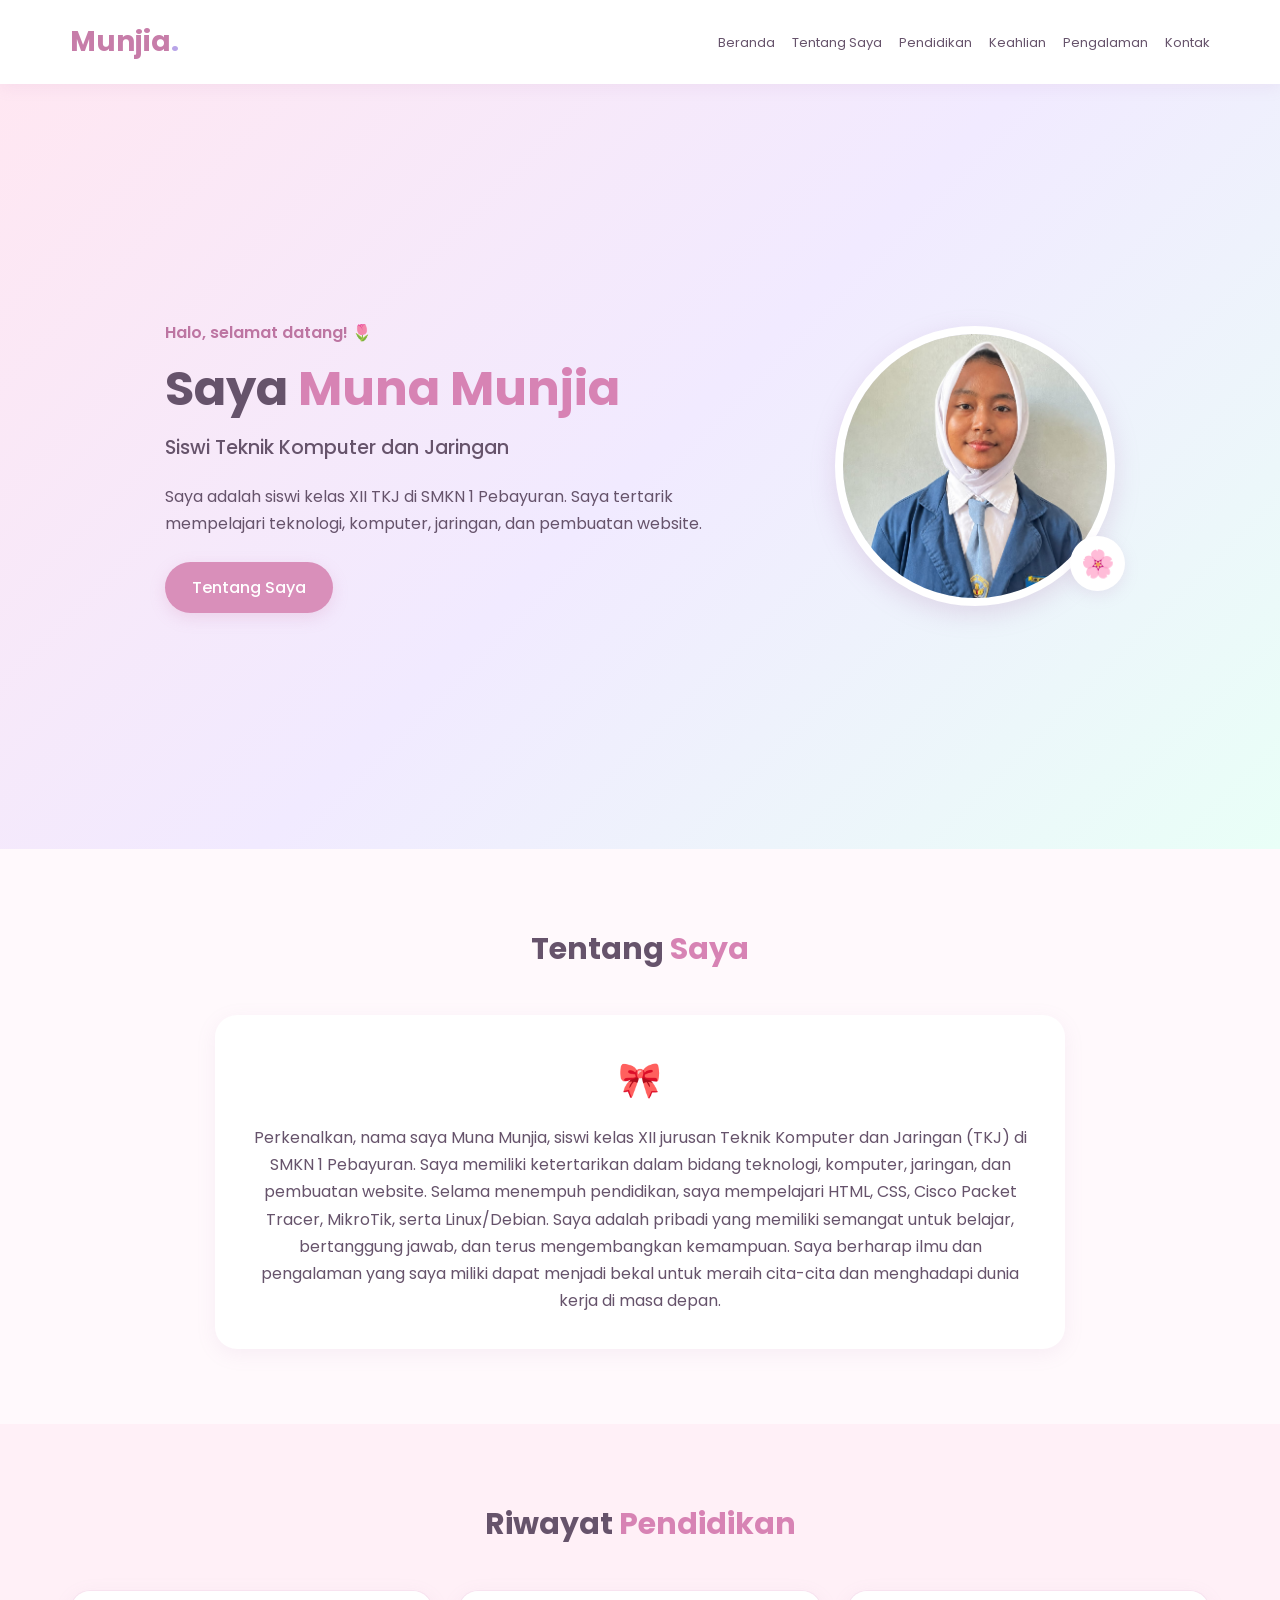
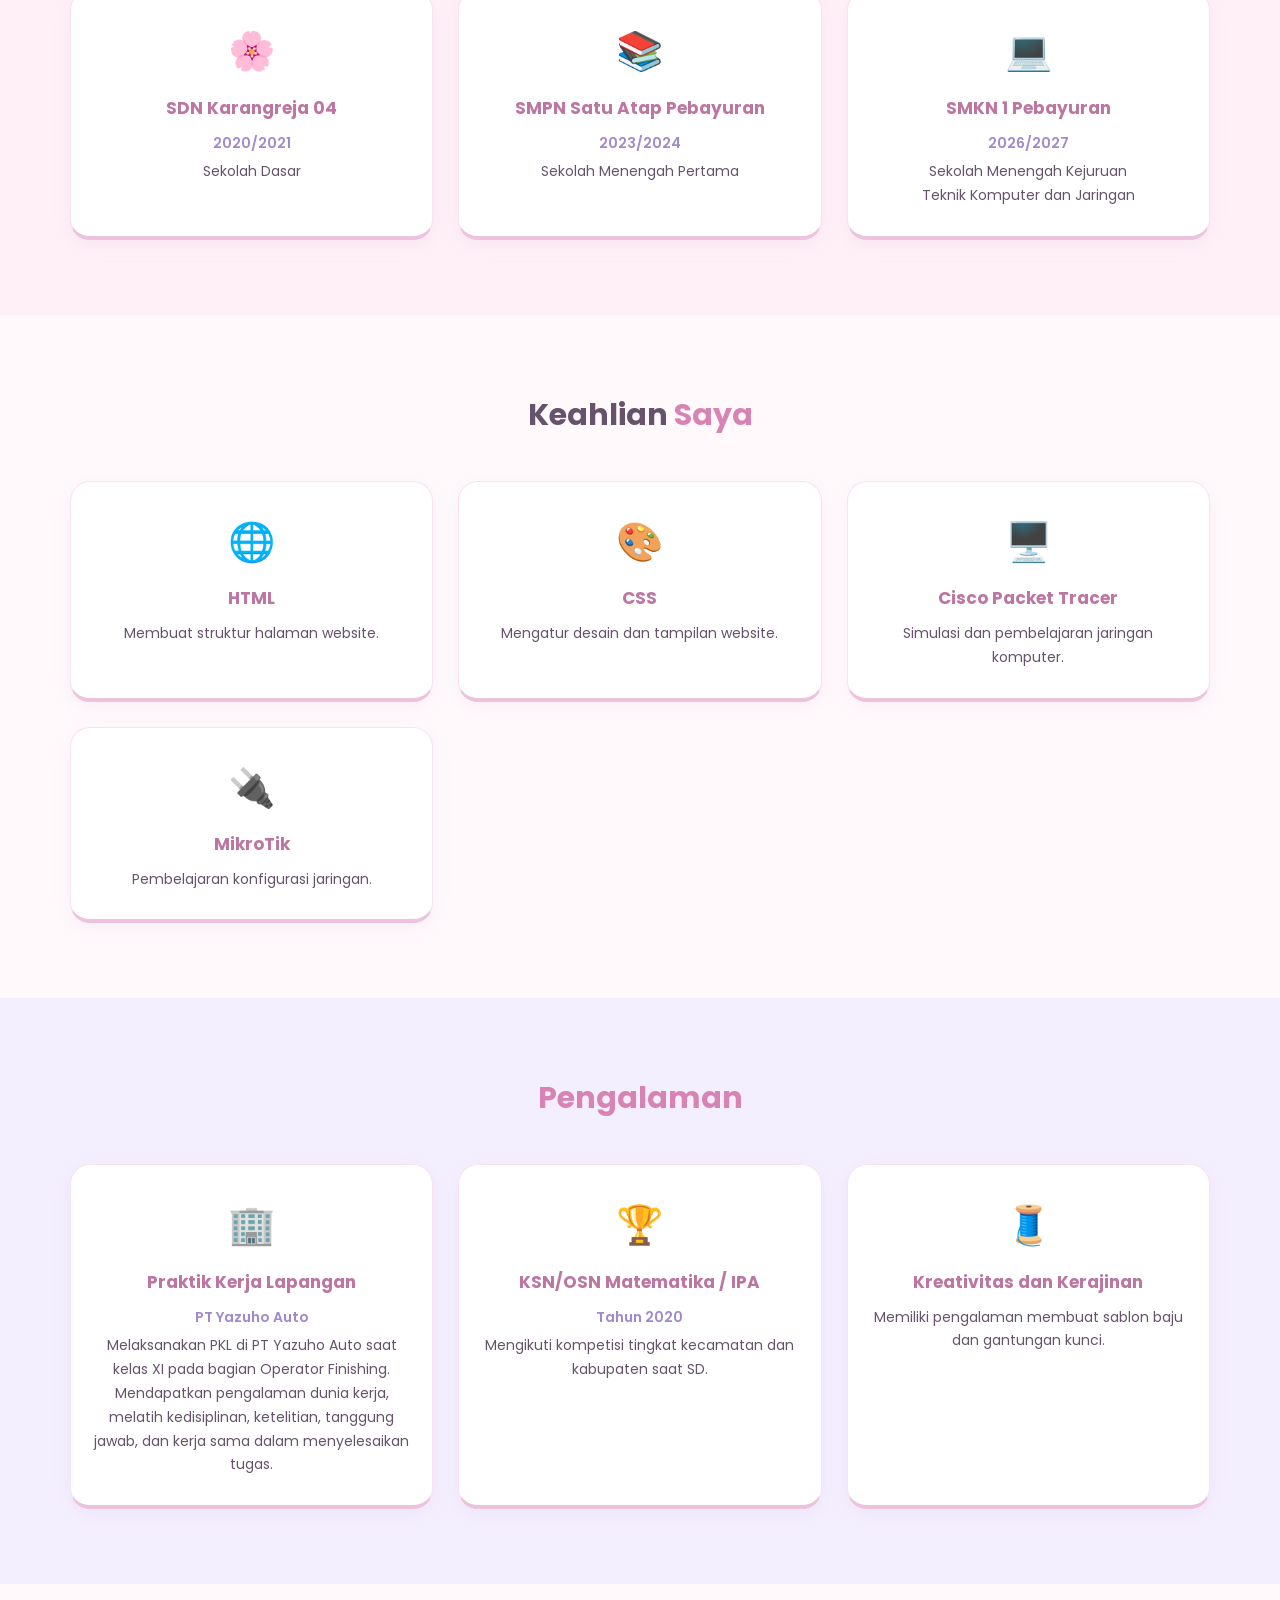
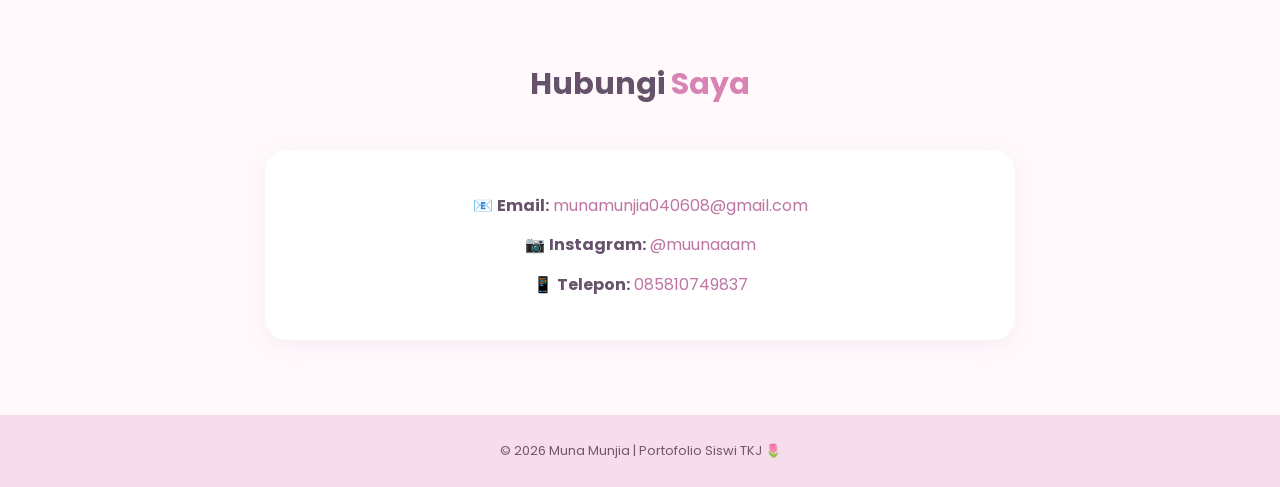
<file: index.html>
<!DOCTYPE html><html lang="id">
<head>
    <meta charset="UTF-8">
    <meta name="viewport" content="width=device-width, initial-scale=1.0">
    <title>Portofolio Muna Munjia</title>
    <link rel="stylesheet" href="style.css">
</head>
<body><!-- NAVIGASI -->
<header>
    <nav class="navbar">
        <a href="#home" class="logo">Munjia<span>.</span></a>

        <ul class="nav-links">
            <li><a href="#home">Beranda</a></li>
            <li><a href="#tentang">Tentang Saya</a></li>
            <li><a href="#pendidikan">Pendidikan</a></li>
            <li><a href="#keahlian">Keahlian</a></li>
            <li><a href="#pengalaman">Pengalaman</a></li>
            <li><a href="#kontak">Kontak</a></li>
        </ul>
    </nav>
</header>

<main>

    <!-- HOME -->
    <section id="home" class="home">
        <div class="home-text">
            <p class="sapaan">Halo, selamat datang! 🌷</p>

            <h1>Saya <span>Muna Munjia</span></h1>

            <h2>Siswi Teknik Komputer dan Jaringan</h2>

            <p class="deskripsi">
                Saya adalah siswi kelas XII TKJ di SMKN 1 Pebayuran.
                Saya tertarik mempelajari teknologi, komputer,
                jaringan, dan pembuatan website.
            </p>

            <a href="#tentang" class="tombol">Tentang Saya</a>
        </div>

        <div class="foto-profil">
            <img src="muna.jpg" alt="Foto profil Muna Munjia">
            <div class="hiasan">🌸</div>
        </div>
    </section>

    <!-- TENTANG SAYA -->
    <section id="tentang" class="section">
        <h2 class="section-title">Tentang <span>Saya</span></h2>

        <div class="about-card">
            <div class="about-icon">🎀</div>

            <p>
                Perkenalkan, nama saya Muna Munjia, siswi kelas XII jurusan Teknik Komputer dan Jaringan (TKJ) di SMKN 1 Pebayuran. Saya memiliki ketertarikan dalam bidang teknologi, komputer, jaringan, dan pembuatan website. Selama menempuh pendidikan, saya mempelajari HTML, CSS, Cisco Packet Tracer, MikroTik, serta Linux/Debian.

Saya adalah pribadi yang memiliki semangat untuk belajar, bertanggung jawab, dan terus mengembangkan kemampuan. Saya berharap ilmu dan pengalaman yang saya miliki dapat menjadi bekal untuk meraih cita-cita dan menghadapi dunia kerja di masa depan.
            </p>
        </div>
    </section>

    <!-- RIWAYAT PENDIDIKAN -->
    <section id="pendidikan" class="section section-pink">
        <h2 class="section-title">Riwayat <span>Pendidikan</span></h2>

        <div class="card-container">

            <div class="card">
                <div class="card-icon">🌸</div>
                <h3>SDN Karangreja 04</h3>
                <p class="tahun">2020/2021</p>
                <p>Sekolah Dasar</p>
            </div>

            <div class="card">
                <div class="card-icon">📚</div>
                <h3>SMPN Satu Atap Pebayuran</h3>
                <p class="tahun">2023/2024</p>
                <p>Sekolah Menengah Pertama</p>
            </div>

            <div class="card">
                <div class="card-icon">💻</div>
                <h3>SMKN 1 Pebayuran</h3>
                <p class="tahun">2026/2027</p>
                <p>Sekolah Menengah Kejuruan</p>
                <p>Teknik Komputer dan Jaringan</p>
            </div>

        </div>
    </section>

    <!-- KEAHLIAN -->
    <section id="keahlian" class="section">
        <h2 class="section-title">Keahlian <span>Saya</span></h2>

        <div class="card-container">

            <div class="card">
                <div class="card-icon">🌐</div>
                <h3>HTML</h3>
                <p>Membuat struktur halaman website.</p>
            </div>

            <div class="card">
                <div class="card-icon">🎨</div>
                <h3>CSS</h3>
                <p>Mengatur desain dan tampilan website.</p>
            </div>

            <div class="card">
                <div class="card-icon">🖥️</div>
                <h3>Cisco Packet Tracer</h3>
                <p>Simulasi dan pembelajaran jaringan komputer.</p>
            </div>

            <div class="card">
                <div class="card-icon">🔌</div>
                <h3>MikroTik</h3>
                <p>Pembelajaran konfigurasi jaringan.</p>
            </div>

        </div>
    </section>

    <!-- PENGALAMAN -->
    <section id="pengalaman" class="section section-lavender">
        <h2 class="section-title"><span>Pengalaman</span></h2>

        <div class="card-container">

            <div class="card">
                <div class="card-icon">🏢</div>
                <h3>Praktik Kerja Lapangan</h3>
                <p class="tahun">PT Yazuho Auto</p>
                <p>Melaksanakan PKL di PT Yazuho Auto saat kelas XI pada bagian Operator Finishing. Mendapatkan pengalaman dunia kerja, melatih kedisiplinan, ketelitian, tanggung jawab, dan kerja sama dalam menyelesaikan tugas.</p>
            </div>

            <div class="card">
                <div class="card-icon">🏆</div>
                <h3>KSN/OSN Matematika / IPA</h3>
                <p class="tahun">Tahun 2020</p>
                <p>Mengikuti kompetisi tingkat kecamatan dan kabupaten saat SD.</p>
            </div>

            <div class="card">
                <div class="card-icon">🧵</div>
                <h3>Kreativitas dan Kerajinan</h3>
                <p>Memiliki pengalaman membuat sablon baju dan gantungan kunci.</p>
            </div>

        </div>
    </section>

    <!-- KONTAK -->
    <section id="kontak" class="section">
        <h2 class="section-title">Hubungi <span>Saya</span></h2>

        <div class="contact-card">
            <p>
                📧 <strong>Email:</strong>
                <a href="mailto:munamunjia040608@gmail.com">
                    munamunjia040608@gmail.com
                </a>
            </p>

            <p>
                📷 <strong>Instagram:</strong>
                <a href="https://www.instagram.com/muunaaam/" target="_blank" rel="noopener noreferrer">
                    @muunaaam
                </a>
            </p>

            <p>
                📱 <strong>Telepon:</strong>
                <a href="tel:085810749837">085810749837</a>
            </p>
        </div>
    </section>

</main>

<!-- FOOTER -->
<footer>
    <p>© 2026 Muna Munjia | Portofolio Siswi TKJ 🌷</p>
</footer>

</body>
</html>
</file>
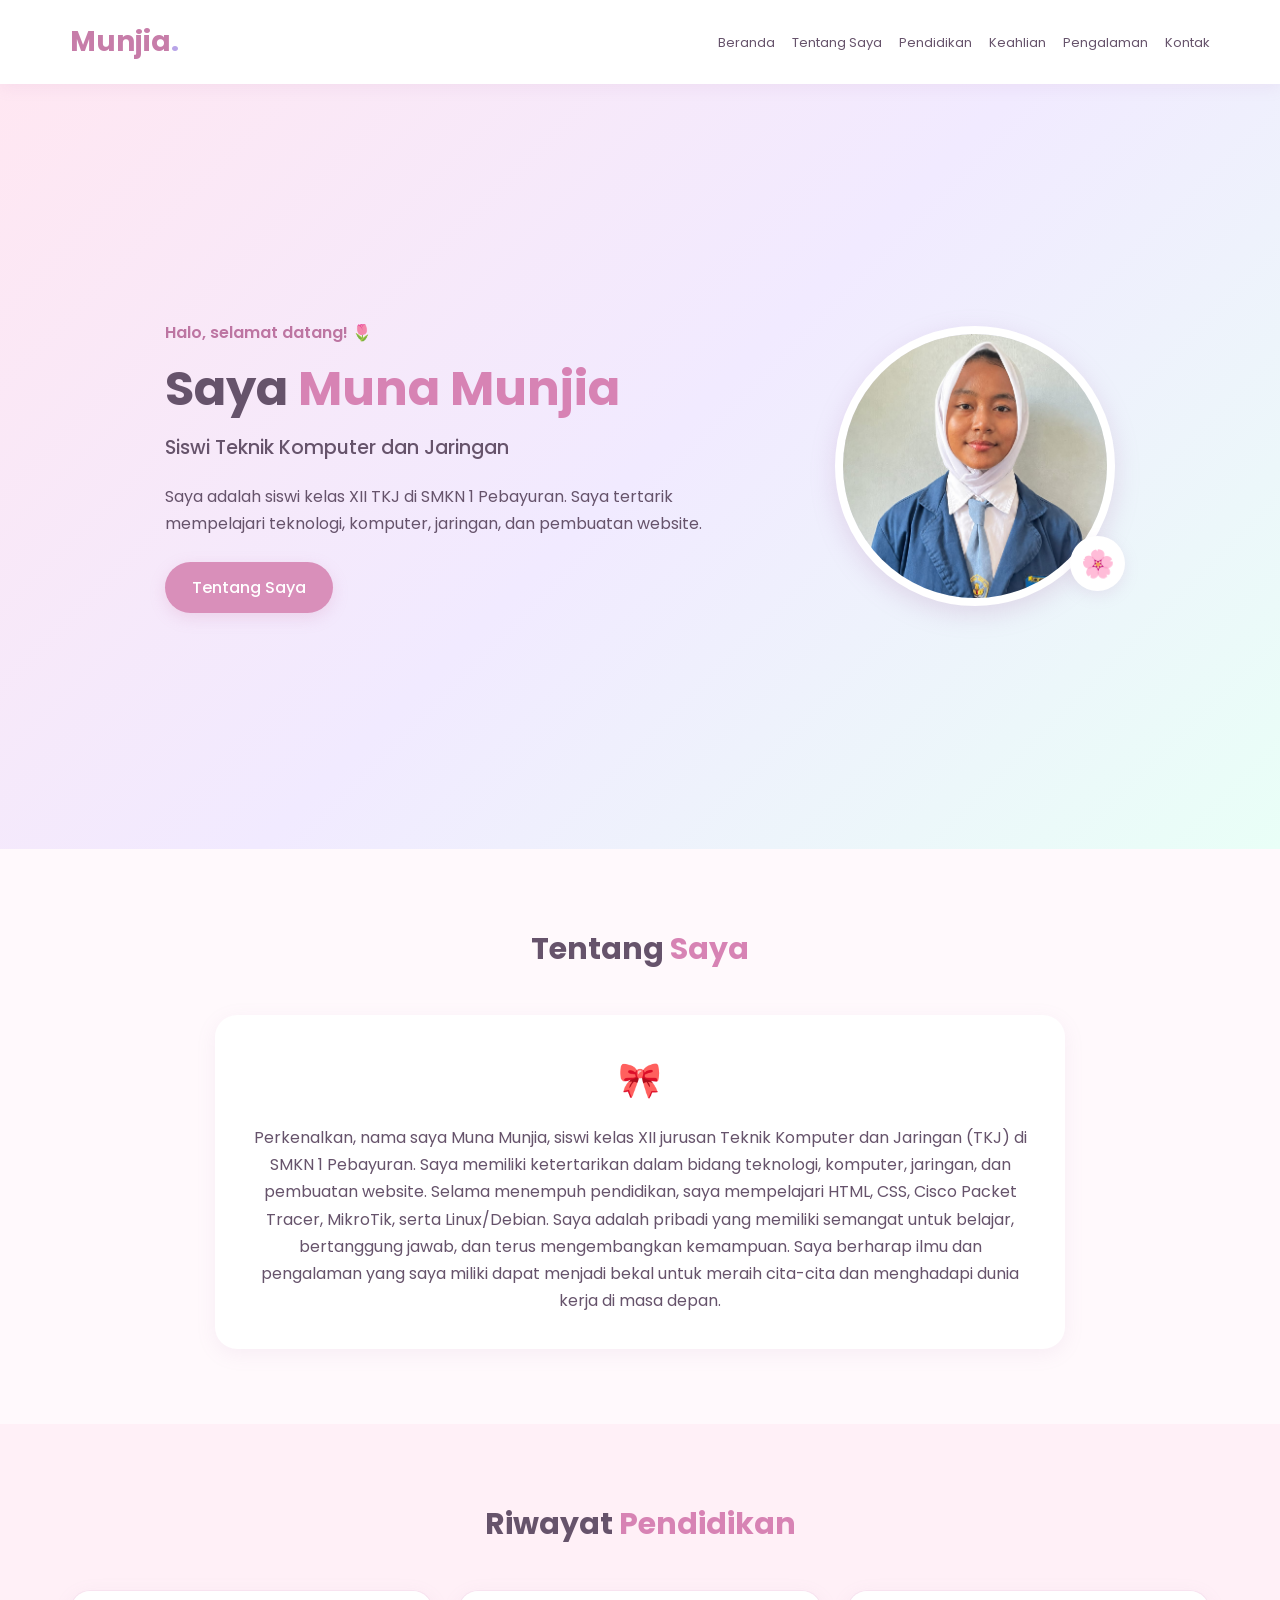
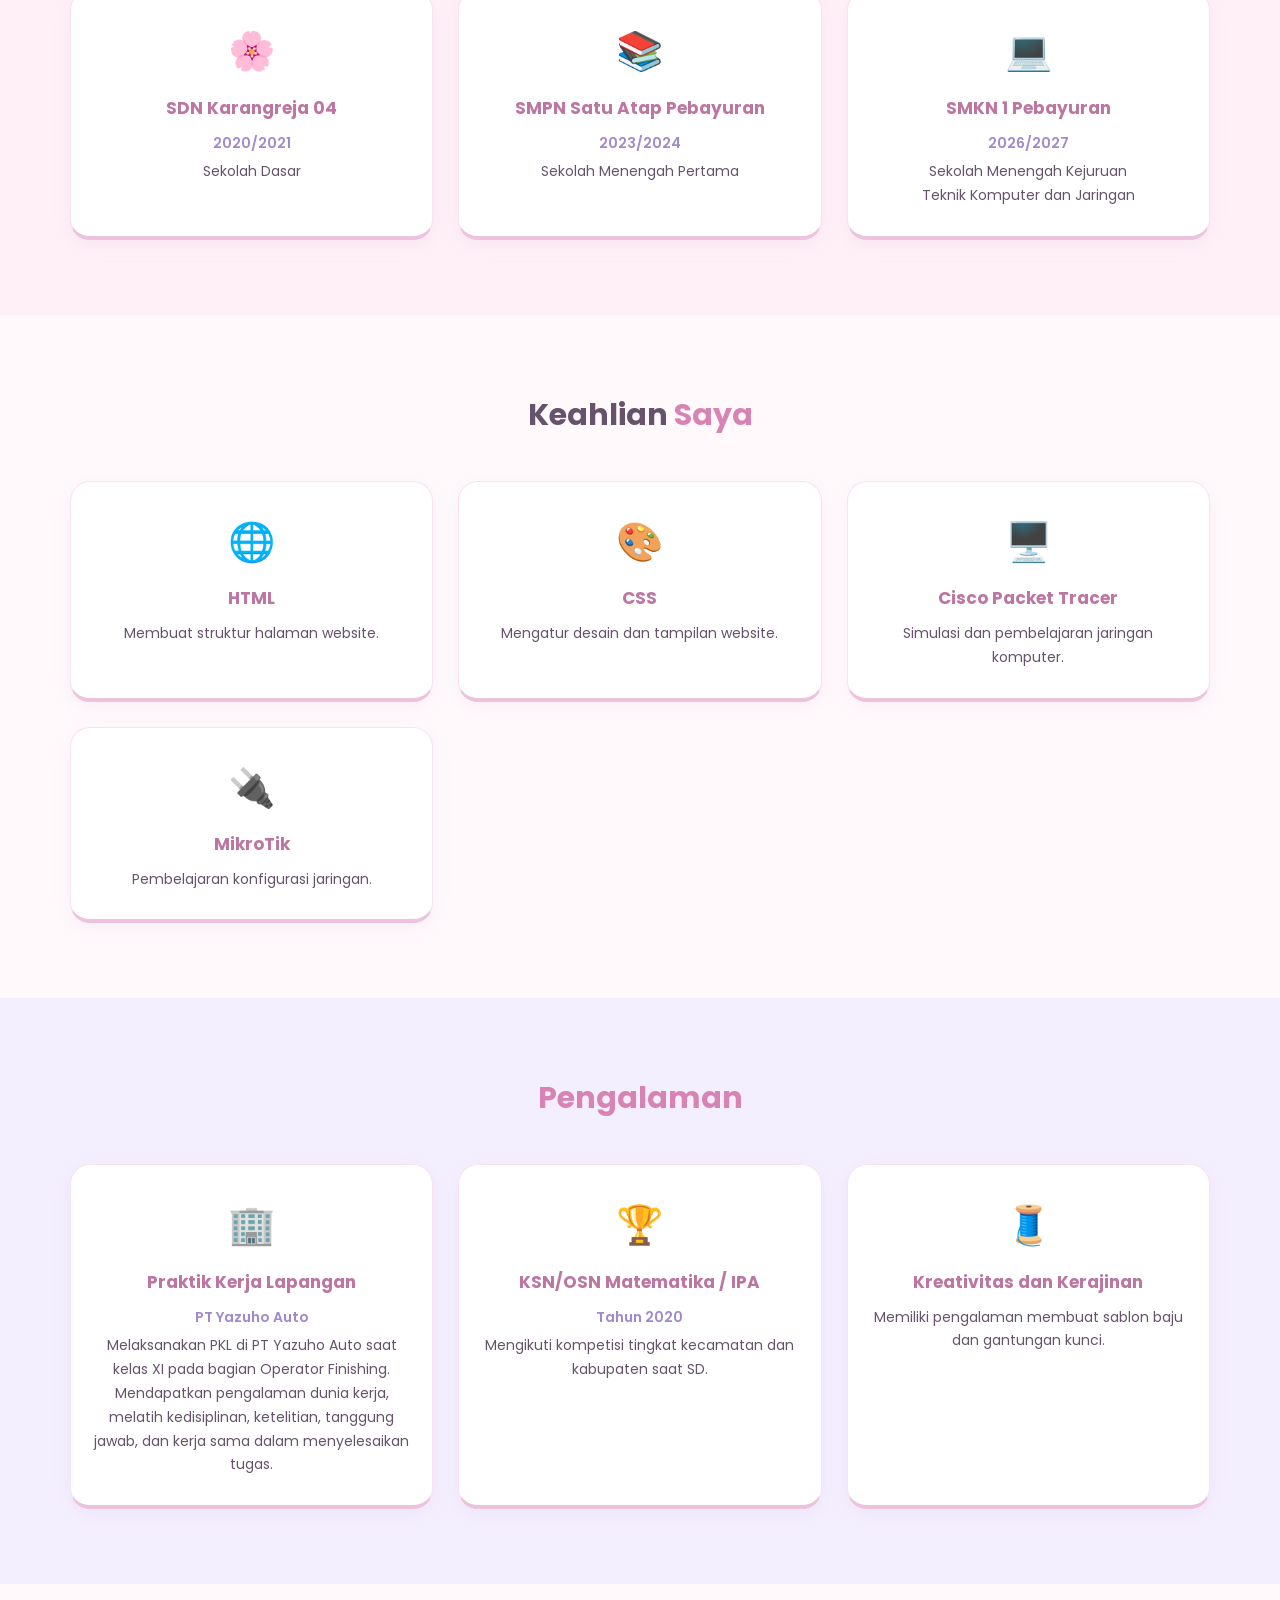
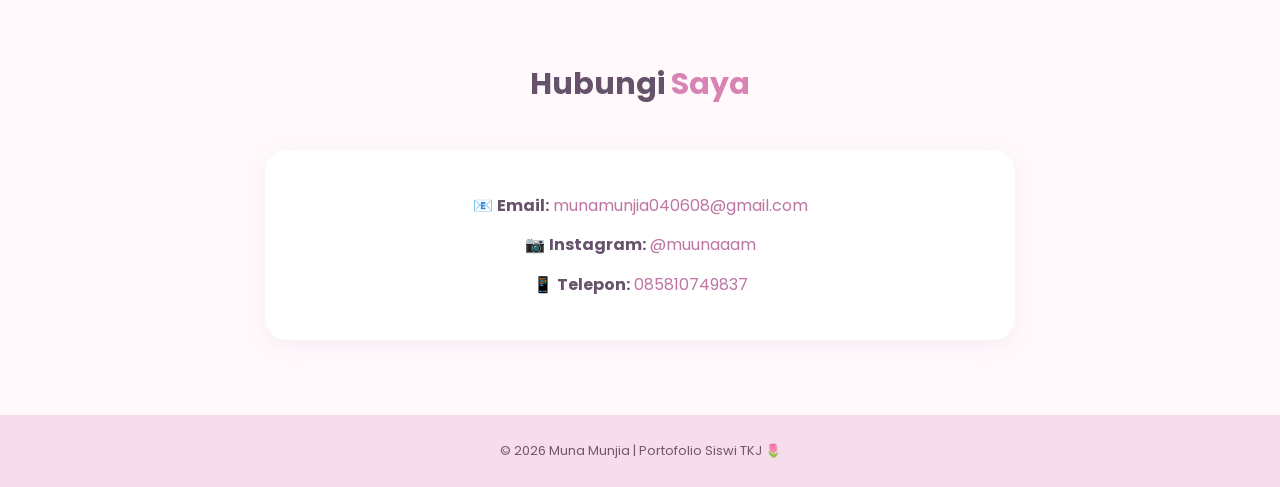
<file: index (1).html>
<!DOCTYPE html><html lang="id">
<head>
    <meta charset="UTF-8">
    <meta name="viewport" content="width=device-width, initial-scale=1.0">
    <title>Portofolio Muna Munjia</title>
    <link rel="stylesheet" href="style.css">
</head>
<body><!-- NAVIGASI -->
<header>
    <nav class="navbar">
        <a href="#home" class="logo">Munjia<span>.</span></a>

        <ul class="nav-links">
            <li><a href="#home">Beranda</a></li>
            <li><a href="#tentang">Tentang Saya</a></li>
            <li><a href="#pendidikan">Pendidikan</a></li>
            <li><a href="#keahlian">Keahlian</a></li>
            <li><a href="#pengalaman">Pengalaman</a></li>
            <li><a href="#kontak">Kontak</a></li>
        </ul>
    </nav>
</header>

<main>

    <!-- HOME -->
    <section id="home" class="home">
        <div class="home-text">
            <p class="sapaan">Halo, selamat datang! 🌷</p>

            <h1>Saya <span>Muna Munjia</span></h1>

            <h2>Siswi Teknik Komputer dan Jaringan</h2>

            <p class="deskripsi">
                Saya adalah siswi kelas XII TKJ di SMKN 1 Pebayuran.
                Saya tertarik mempelajari teknologi, komputer,
                jaringan, dan pembuatan website.
            </p>

            <a href="#tentang" class="tombol">Tentang Saya</a>
        </div>

        <div class="foto-profil">
            <img src="muna.jpg" alt="Foto profil Muna Munjia">
            <div class="hiasan">🌸</div>
        </div>
    </section>

    <!-- TENTANG SAYA -->
    <section id="tentang" class="section">
        <h2 class="section-title">Tentang <span>Saya</span></h2>

        <div class="about-card">
            <div class="about-icon">🎀</div>

            <p>
                Perkenalkan, nama saya Muna Munjia, siswi kelas XII jurusan Teknik Komputer dan Jaringan (TKJ) di SMKN 1 Pebayuran. Saya memiliki ketertarikan dalam bidang teknologi, komputer, jaringan, dan pembuatan website. Selama menempuh pendidikan, saya mempelajari HTML, CSS, Cisco Packet Tracer, MikroTik, serta Linux/Debian.

Saya adalah pribadi yang memiliki semangat untuk belajar, bertanggung jawab, dan terus mengembangkan kemampuan. Saya berharap ilmu dan pengalaman yang saya miliki dapat menjadi bekal untuk meraih cita-cita dan menghadapi dunia kerja di masa depan.
            </p>
        </div>
    </section>

    <!-- RIWAYAT PENDIDIKAN -->
    <section id="pendidikan" class="section section-pink">
        <h2 class="section-title">Riwayat <span>Pendidikan</span></h2>

        <div class="card-container">

            <div class="card">
                <div class="card-icon">🌸</div>
                <h3>SDN Karangreja 04</h3>
                <p class="tahun">2020/2021</p>
                <p>Sekolah Dasar</p>
            </div>

            <div class="card">
                <div class="card-icon">📚</div>
                <h3>SMPN Satu Atap Pebayuran</h3>
                <p class="tahun">2023/2024</p>
                <p>Sekolah Menengah Pertama</p>
            </div>

            <div class="card">
                <div class="card-icon">💻</div>
                <h3>SMKN 1 Pebayuran</h3>
                <p class="tahun">2026/2027</p>
                <p>Sekolah Menengah Kejuruan</p>
                <p>Teknik Komputer dan Jaringan</p>
            </div>

        </div>
    </section>

    <!-- KEAHLIAN -->
    <section id="keahlian" class="section">
        <h2 class="section-title">Keahlian <span>Saya</span></h2>

        <div class="card-container">

            <div class="card">
                <div class="card-icon">🌐</div>
                <h3>HTML</h3>
                <p>Membuat struktur halaman website.</p>
            </div>

            <div class="card">
                <div class="card-icon">🎨</div>
                <h3>CSS</h3>
                <p>Mengatur desain dan tampilan website.</p>
            </div>

            <div class="card">
                <div class="card-icon">🖥️</div>
                <h3>Cisco Packet Tracer</h3>
                <p>Simulasi dan pembelajaran jaringan komputer.</p>
            </div>

            <div class="card">
                <div class="card-icon">🔌</div>
                <h3>MikroTik</h3>
                <p>Pembelajaran konfigurasi jaringan.</p>
            </div>

        </div>
    </section>

    <!-- PENGALAMAN -->
    <section id="pengalaman" class="section section-lavender">
        <h2 class="section-title"><span>Pengalaman</span></h2>

        <div class="card-container">

            <div class="card">
                <div class="card-icon">🏢</div>
                <h3>Praktik Kerja Lapangan</h3>
                <p class="tahun">PT Yazuho Auto</p>
                <p>Melaksanakan PKL di PT Yazuho Auto saat kelas XI pada bagian Operator Finishing. Mendapatkan pengalaman dunia kerja, melatih kedisiplinan, ketelitian, tanggung jawab, dan kerja sama dalam menyelesaikan tugas.</p>
            </div>

            <div class="card">
                <div class="card-icon">🏆</div>
                <h3>KSN/OSN Matematika / IPA</h3>
                <p class="tahun">Tahun 2020</p>
                <p>Mengikuti kompetisi tingkat kecamatan dan kabupaten saat SD.</p>
            </div>

            <div class="card">
                <div class="card-icon">🧵</div>
                <h3>Kreativitas dan Kerajinan</h3>
                <p>Memiliki pengalaman membuat sablon baju dan gantungan kunci.</p>
            </div>

        </div>
    </section>

    <!-- KONTAK -->
    <section id="kontak" class="section">
        <h2 class="section-title">Hubungi <span>Saya</span></h2>

        <div class="contact-card">
            <p>
                📧 <strong>Email:</strong>
                <a href="mailto:munamunjia040608@gmail.com">
                    munamunjia040608@gmail.com
                </a>
            </p>

            <p>
                📷 <strong>Instagram:</strong>
                <a href="https://www.instagram.com/muunaaam/" target="_blank" rel="noopener noreferrer">
                    @muunaaam
                </a>
            </p>

            <p>
                📱 <strong>Telepon:</strong>
                <a href="tel:085810749837">085810749837</a>
            </p>
        </div>
    </section>

</main>

<!-- FOOTER -->
<footer>
    <p>© 2026 Muna Munjia | Portofolio Siswi TKJ 🌷</p>
</footer>

</body>
</html>
</file>
<file: style.css>
@import url('https://fonts.googleapis.com/css2?family=Poppins:wght@300;400;500;600;700&display=swap');

/* PENGATURAN DASAR */

* {
  margin: 0;
  padding: 0;
  box-sizing: border-box;
  scroll-behavior: smooth;
  }

body {
font-family: 'Poppins', sans-serif;
background: #fff9fc;
color: #66536b;
line-height: 1.7;
}

a {
text-decoration: none;
}

/* NAVIGASI */
header {
background: rgba(255, 255, 255, 0.97);
box-shadow: 0 3px 15px rgba(190, 135, 180, 0.12);
position: sticky;
top: 0;
z-index: 100;
}

.navbar {
max-width: 1200px;
margin: auto;
padding: 18px 30px;
display: flex;
justify-content: space-between;
align-items: center;
gap: 20px;
}

.logo {
font-size: 28px;
font-weight: 700;
color: #c77da9;
}

.logo span {
color: #b8a4e8;
}

.nav-links {
display: flex;
flex-wrap: wrap;
justify-content: center;
gap: 17px;
list-style: none;
}

.nav-links a {
font-size: 13px;
color: #66536b;
transition: 0.3s;
}

.nav-links a:hover {
color: #d783b4;
}

/* BAGIAN HOME */
.home {
min-height: 85vh;
padding: 70px 8%;
display: flex;
align-items: center;
justify-content: center;
gap: 70px;
background: linear-gradient(
135deg,
#ffe7f2,
#f1eaff,
#e9fff7
);
}

.home-text {
max-width: 600px;
}

.sapaan {
color: #bd75a2;
font-weight: 600;
margin-bottom: 12px;
}

.home-text h1 {
font-size: clamp(32px, 5vw, 48px);
line-height: 1.3;
margin-bottom: 12px;
color: #66536b;
}

.home-text h1 span {
color: #d783b4;
}

.home-text h2 {
font-size: 19px;
font-weight: 500;
margin-bottom: 18px;
}

.deskripsi {
margin-bottom: 25px;
}

.tombol {
display: inline-block;
padding: 12px 27px;
border-radius: 30px;
background: #d98fba;
color: white;
font-weight: 500;
box-shadow: 0 5px 15px rgba(217, 143, 186, 0.25);
transition: 0.3s;
}

.tombol:hover {
background: #bd75a2;
transform: translateY(-3px);
}

/* FOTO PROFIL */
.foto-profil {
width: 280px;
height: 280px;
flex-shrink: 0;
position: relative;
}

.foto-profil img {
width: 100%;
height: 100%;
display: block;
object-fit: cover;
object-position: center;
border-radius: 50%;
border: 8px solid white;
box-shadow: 0 8px 25px rgba(180, 130, 180, 0.25);
background: #f5e6f2;
}

.hiasan {
position: absolute;
right: -10px;
bottom: 15px;
width: 55px;
height: 55px;
display: flex;
align-items: center;
justify-content: center;
background: white;
border-radius: 50%;
font-size: 27px;
box-shadow: 0 5px 15px rgba(180, 130, 180, 0.15);
}

/* SEMUA SECTION */
.section {
max-width: 1200px;
margin: auto;
padding: 75px 30px;
scroll-margin-top: 85px;
}

.section-pink {
max-width: none;
background: #fff0f7;
padding-left: max(30px, calc((100% - 1140px) / 2));
padding-right: max(30px, calc((100% - 1140px) / 2));
}

.section-lavender {
max-width: none;
background: #f4efff;
padding-left: max(30px, calc((100% - 1140px) / 2));
padding-right: max(30px, calc((100% - 1140px) / 2));
}

.section-title {
text-align: center;
font-size: 30px;
margin-bottom: 40px;
color: #66536b;
}

.section-title span {
color: #d783b4;
}

/* TENTANG SAYA */
.about-card {
max-width: 850px;
margin: auto;
padding: 35px;
border-radius: 22px;
background: white;
text-align: center;
box-shadow: 0 5px 20px rgba(180, 130, 180, 0.10);
}

.about-icon {
font-size: 35px;
margin-bottom: 15px;
}

/* KARTU PENDIDIKAN, KEAHLIAN, PENGALAMAN */
.card-container {
display: grid;
grid-template-columns: repeat(3, minmax(0, 1fr));
gap: 25px;
}

.card {
padding: 28px 22px;
background: white;
border-radius: 20px;
text-align: center;
border: 1px solid #f8e3f0;
border-bottom: 4px solid #edc2dc;
box-shadow: 0 5px 20px rgba(180, 130, 180, 0.09);
transition: transform 0.3s, box-shadow 0.3s;
}

.card:hover {
transform: translateY(-6px);
box-shadow: 0 10px 25px rgba(180, 130, 180, 0.16);
}

.card-icon {
font-size: 38px;
margin-bottom: 12px;
}

.card h3 {
font-size: 17px;
line-height: 1.5;
color: #bd75a2;
margin-bottom: 10px;
}

.card p {
font-size: 14px;
overflow-wrap: anywhere;
}

.card .tahun {
font-weight: 600;
color: #a18acb;
margin-bottom: 5px;
}

/* KONTAK */
.contact-card {
max-width: 750px;
margin: auto;
padding: 30px;
background: white;
border-radius: 22px;
text-align: center;
box-shadow: 0 5px 20px rgba(180, 130, 180, 0.10);
}

.contact-card p {
margin: 12px 0;
overflow-wrap: anywhere;
}

.contact-card a {
color: #bd75a2;
overflow-wrap: anywhere;
}

.contact-card a:hover {
color: #9276c6;
text-decoration: underline;
}

/* FOOTER */
footer {
padding: 25px 15px;
background: #f5ddeb;
color: #76556d;
text-align: center;
font-size: 13px;
}

/* TABLET */
@media (max-width: 900px) {
.navbar {
flex-direction: column;
}

.nav-links {
    gap: 12px;
}

.home {
    flex-direction: column-reverse;
    text-align: center;
    gap: 35px;
    padding: 55px 7%;
}

.foto-profil {
    width: 230px;
    height: 230px;
}

.card-container {
    grid-template-columns: repeat(2, minmax(0, 1fr));
}

}

/* HP */
@media (max-width: 550px) {
.navbar {
padding: 15px;
}

.nav-links {
    gap: 8px 13px;
}

.nav-links a {
    font-size: 12px;
}

.home {
    padding: 45px 22px;
}

.home-text h2 {
    font-size: 17px;
}

.foto-profil {
    width: 200px;
    height: 200px;
}

.section {
    padding: 55px 20px;
}

.section-title {
    font-size: 25px;
    margin-bottom: 30px;
}

.card-container {
    grid-template-columns: 1fr;
}

.card {
    padding: 25px 18px;
}

.about-card,
.contact-card {
    padding: 25px 18px;
}

}
</file>
